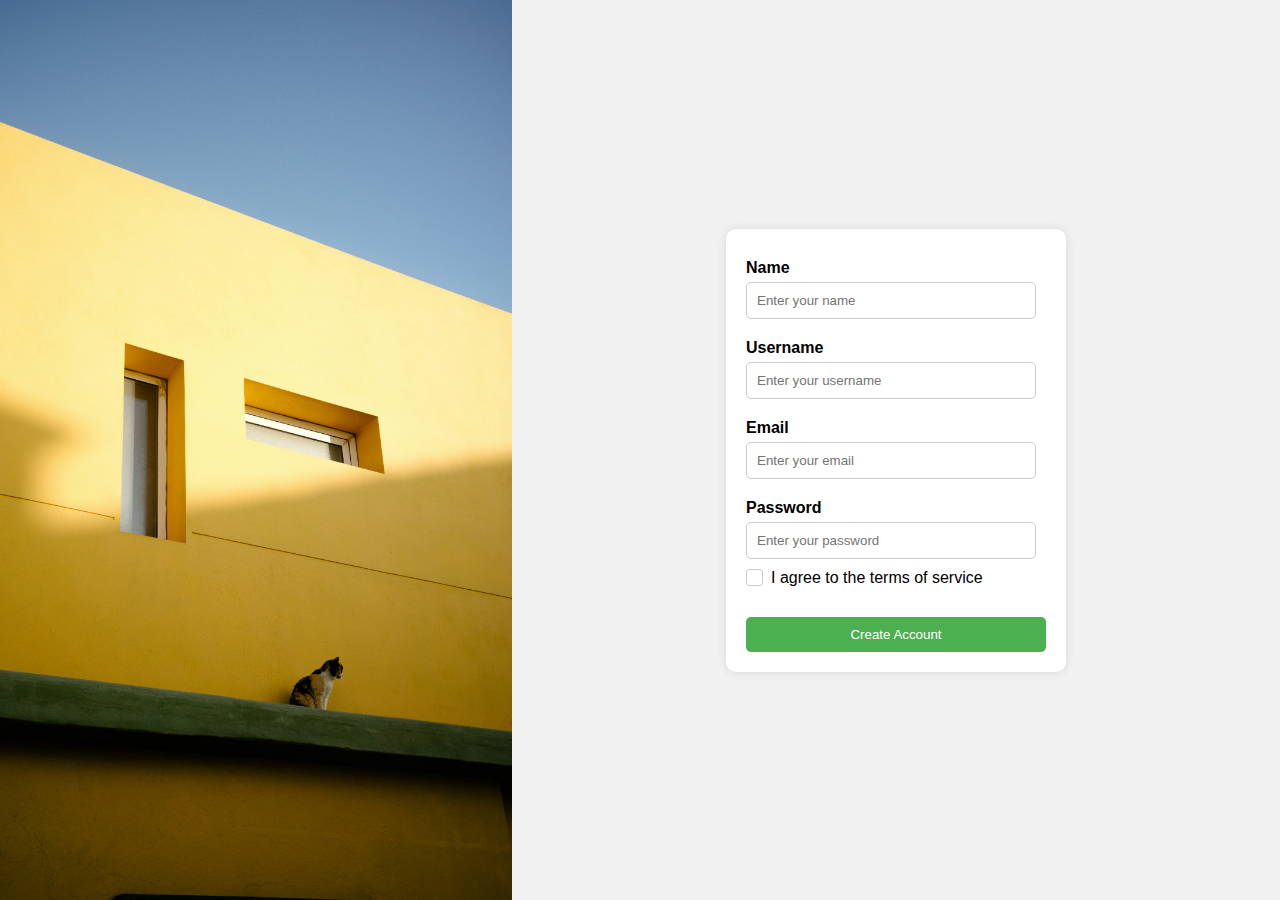
<file: index.html>
<!DOCTYPE html>
<html lang="en">
<head>
  <meta charset="UTF-8">
  <meta name="viewport" content="width=device-width, initial-scale=1.0">
  <title>Sign Up Portal</title>
  <link rel="stylesheet" href="styles.css">
  <style>
    .left-column {
      width: 40%;
    }
    .right-column {
      width: 60%;
    }
    .image-container {
      height: 100vh;
      background-image: url('index.jpg'); /* Replace 'your_image.jpg' with the path to your image */
      background-size: cover;
      background-position: center;
    }
    .form-container {
      background-color: #fff;
      padding: 20px;
      border-radius: 10px;
      box-shadow: 0px 0px 10px 0px rgba(0,0,0,0.1);
    }
  </style>
</head>
<body>
  <div class="container">
    <div class="left-column image-container"></div>
    <div class="right-column">
      <div class="form-container">
        <div class="tab">Name</div>
        <input type="text" placeholder="Enter your name" id="name" required>
        
        <div class="tab">Username</div>
        <input type="text" placeholder="Enter your username" id="username" required>
        
        <div class="tab">Email</div>
        <input type="email" placeholder="Enter your email" id="email" required>
        
        <div class="tab">Password</div>
        <input type="password" placeholder="Enter your password" id="password" required>
        
        <label class="container-checkbox">I agree to the terms of service
          <input type="checkbox" id="agree">
          <span class="checkmark"></span>
        </label>
        
        <button onclick="nextPage()">Create Account</button>
      </div>
    </div>
  </div>
  <script src="script.js"></script>
</body>
</html>
</file>
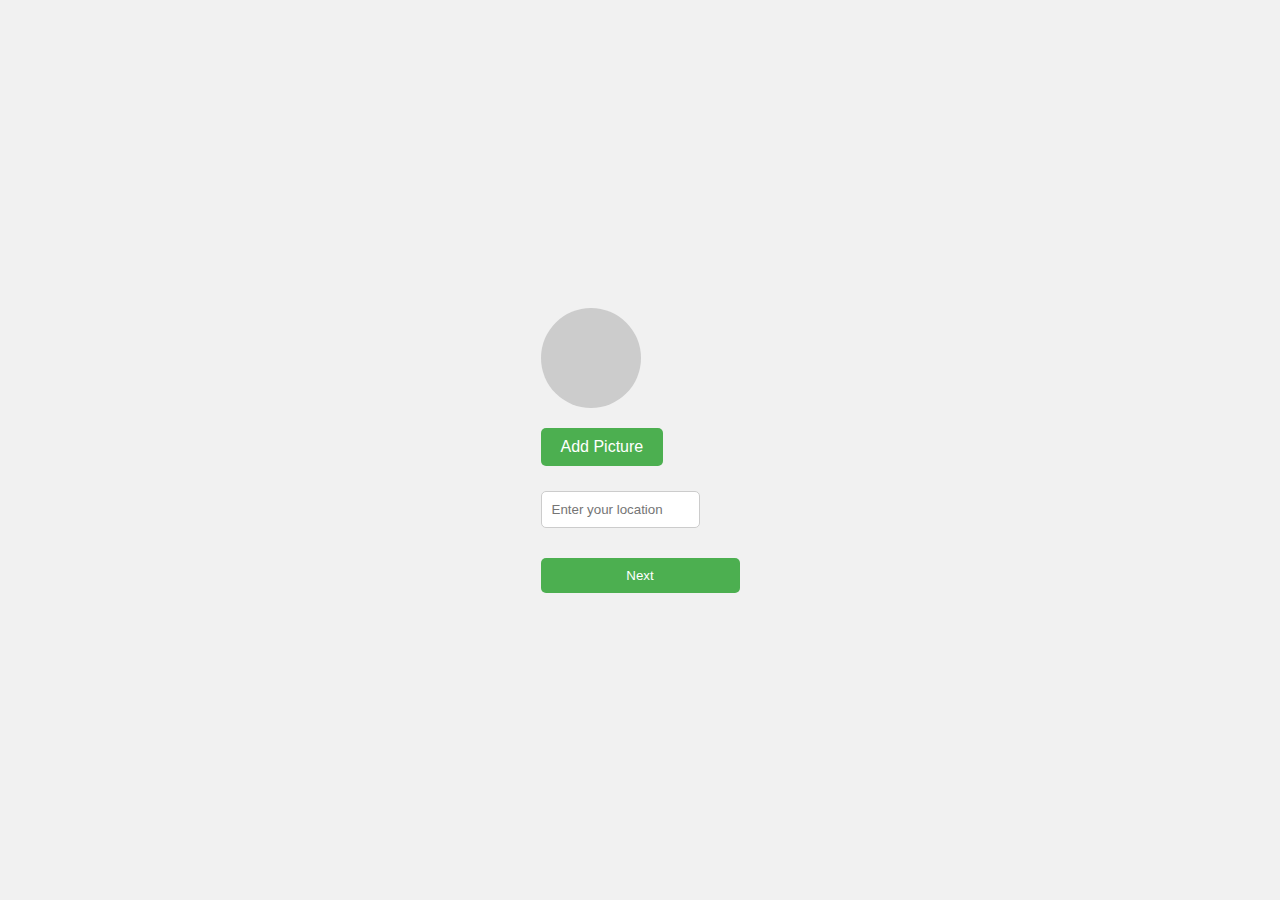
<file: welcome.html>
<!DOCTYPE html>
<html lang="en">
<head>
  <meta charset="UTF-8">
  <meta name="viewport" content="width=device-width, initial-scale=1.0">
  <title>Welcome</title>
  <link rel="stylesheet" href="styles.css">
</head>
<body>
  <div class="container">
    <div class="welcome-container">
      <div class="profile-picture">
        <div class="circular-image" id="circularImage"></div>
      </div>
      <label for="fileInput" class="add-picture-button">Add Picture</label>
      <div class="location-tab">
        <input type="text" placeholder="Enter your location" id="location">
      </div>
      <button onclick="nextPageWelcome()">Next</button>
    </div>
  </div>
  <input type="file" id="fileInput" accept="image/*" onchange="handleFileSelect(event)" style="display: none;">
  <script src="script.js"></script>
</body>
</html>
</file>
<file: styles.css>
body {
  font-family: Arial, sans-serif;
  background-color: #f1f1f1;
  margin: 0;
  padding: 0;
}

.container {
  display: flex;
  justify-content: center;
  align-items: center;
  height: 100vh;
}

.image-container {
  width: 35%;
  height: 100%;
}

.login-container {
  width: 65%;
  display: flex;
  flex-direction: column; /* Ensure items stack vertically */
  align-items: flex-end; /* Align items to the right */
  padding-right: 20px; /* Add some padding to the right to create space */
}

.form-container {
  background-color: #fff;
  padding: 20px;
  border-radius: 10px;
  box-shadow: 0px 0px 10px 0px rgba(0,0,0,0.1);
  width: 300px; /* Set width for the form container */
  margin-left: auto; /* Push the container to the right */
  margin-right: auto; /* Push the container to the left */
}

.tab {
  margin-top: 10px;
  font-weight: bold;
  width: 100%; /* Set width for tabs */
}

input[type="text"],
input[type="email"],
input[type="password"] {
  width: calc(100% - 10px); /* Set input fields to take full width with some margin */
  padding: 10px;
  margin-top: 5px;
  margin-bottom: 10px;
  border: 1px solid #ccc; /* Add border to input fields */
  border-radius: 5px;
  box-sizing: border-box;
}

.container-checkbox input[type="checkbox"] {
  display: none; /* Hide the default checkbox */
}

.container-checkbox .checkmark {
  position: absolute;
  top: 0;
  left: 0;
  height: 15px; /* Adjust the size of the checkbox */
  width: 15px; /* Adjust the size of the checkbox */
  background-color: #fff;
  border: 1px solid #ccc; /* Add border to the checkbox */
  border-radius: 3px;
  margin-right: 10px; /* Add space between checkbox and text */
}

.container-checkbox .container-label {
  margin-left: 25px; /* Adjust according to checkbox size */
}

.container-checkbox input:checked ~ .checkmark:after {
  content: "";
  position: absolute;
  display: block;
  left: 4px;
  top: 2px;
  width: 5px;
  height: 10px;
  border: solid #000;
  border-width: 0 2px 2px 0;
  transform: rotate(45deg);
}

.container-checkbox {
  display: block;
  position: relative;
  padding-left: 25px;
  margin-bottom: 20px;
  cursor: pointer;
  font-size: 16px;
}

.container-checkbox input {
  position: absolute;
  opacity: 0;
  cursor: pointer;
}

.checkmark {
  position: absolute;
  top: 0;
  left: 0;
  height: 15px;
  width: 15px;
  background-color: #eee;
  border-radius: 3px;
}

.container-checkbox input:checked ~ .checkmark:after {
  content: "";
  position: absolute;
  display: block;
  left: 5px;
  top: 2px;
  width: 5px;
  height: 10px;
  border: solid #000;
  border-width: 0 2px 2px 0;
  transform: rotate(45deg);
}

.circular-image {
  width: 100px;
  height: 100px;
  border-radius: 50%;
  background-color: #ccc; /* Default background color */
  background-size: cover;
  background-position: center;
  margin-bottom: 20px;
}

.add-picture-button {
  display: block;
  width: fit-content;
  padding: 10px 20px;
  background-color: #4CAF50;
  color: white;
  border: none;
  border-radius: 5px;
  cursor: pointer;
  margin-bottom: 20px;
}

.add-picture-button:hover {
  background-color: #45a049;
}

.location-tab input[type="text"] {
  width: calc(100% - 40px);
  padding: 10px;
  margin-bottom: 20px;
  border: 1px solid #ccc;
  border-radius: 5px;
}

button {
  width: 100%; /* Set button width to take full width */
  padding: 10px;
  margin-top: 10px;
  border: none;
  background-color: #4CAF50;
  color: white;
  border-radius: 5px;
  cursor: pointer;
}

button:hover {
  background-color: #45a049;
}

button:disabled {
  background-color: #ccc;
  cursor: not-allowed;
}

.containerPurpose {
  display: flex;
  justify-content: center;
  align-items: center;
  height: 100vh;
}

.choose-purpose-container {
  background-color: #fff;
  padding: 20px;
  border-radius: 10px;
  box-shadow: 0px 0px 10px 0px rgba(0,0,0,0.1);
  width: 900px; /* Set width for the container */
  margin: 0 auto; /* Center the container horizontally */
}

.purpose-options {
  display: flex;
  justify-content: center;
  align-items: center;
}

.purpose-option {
  display: inline-block; /* Display purpose options in horizontal line */
  margin-right: 20px; /* Add spacing between options */
  cursor: pointer; /* Change cursor to pointer for better usability */
}

.purpose-icon,
.circular-image-small {
  width: 250px; /* Adjust the width of the icons */
  height: 250px; /* Adjust the height of the icons */
  border-radius: 50%;
  background-color: #ccc; /* Default background color */
  background-size: cover;
  background-position: center;
  margin-right: 10px; /* Add margin between images */
}

.purpose-option input[type="radio"] {
  display: none; /* Hide the radio button */
}

.purpose-option {
  display: inline-block; /* Display purpose options in horizontal line */
  margin-right: 20px; /* Add spacing between options */
  cursor: pointer; /* Change cursor to pointer for better usability */
}

.purpose-option input[type="radio"]:checked + .purpose-icon {
  border: 20px solid #4CAF50; /* Highlight the selected image */
}
</file>
